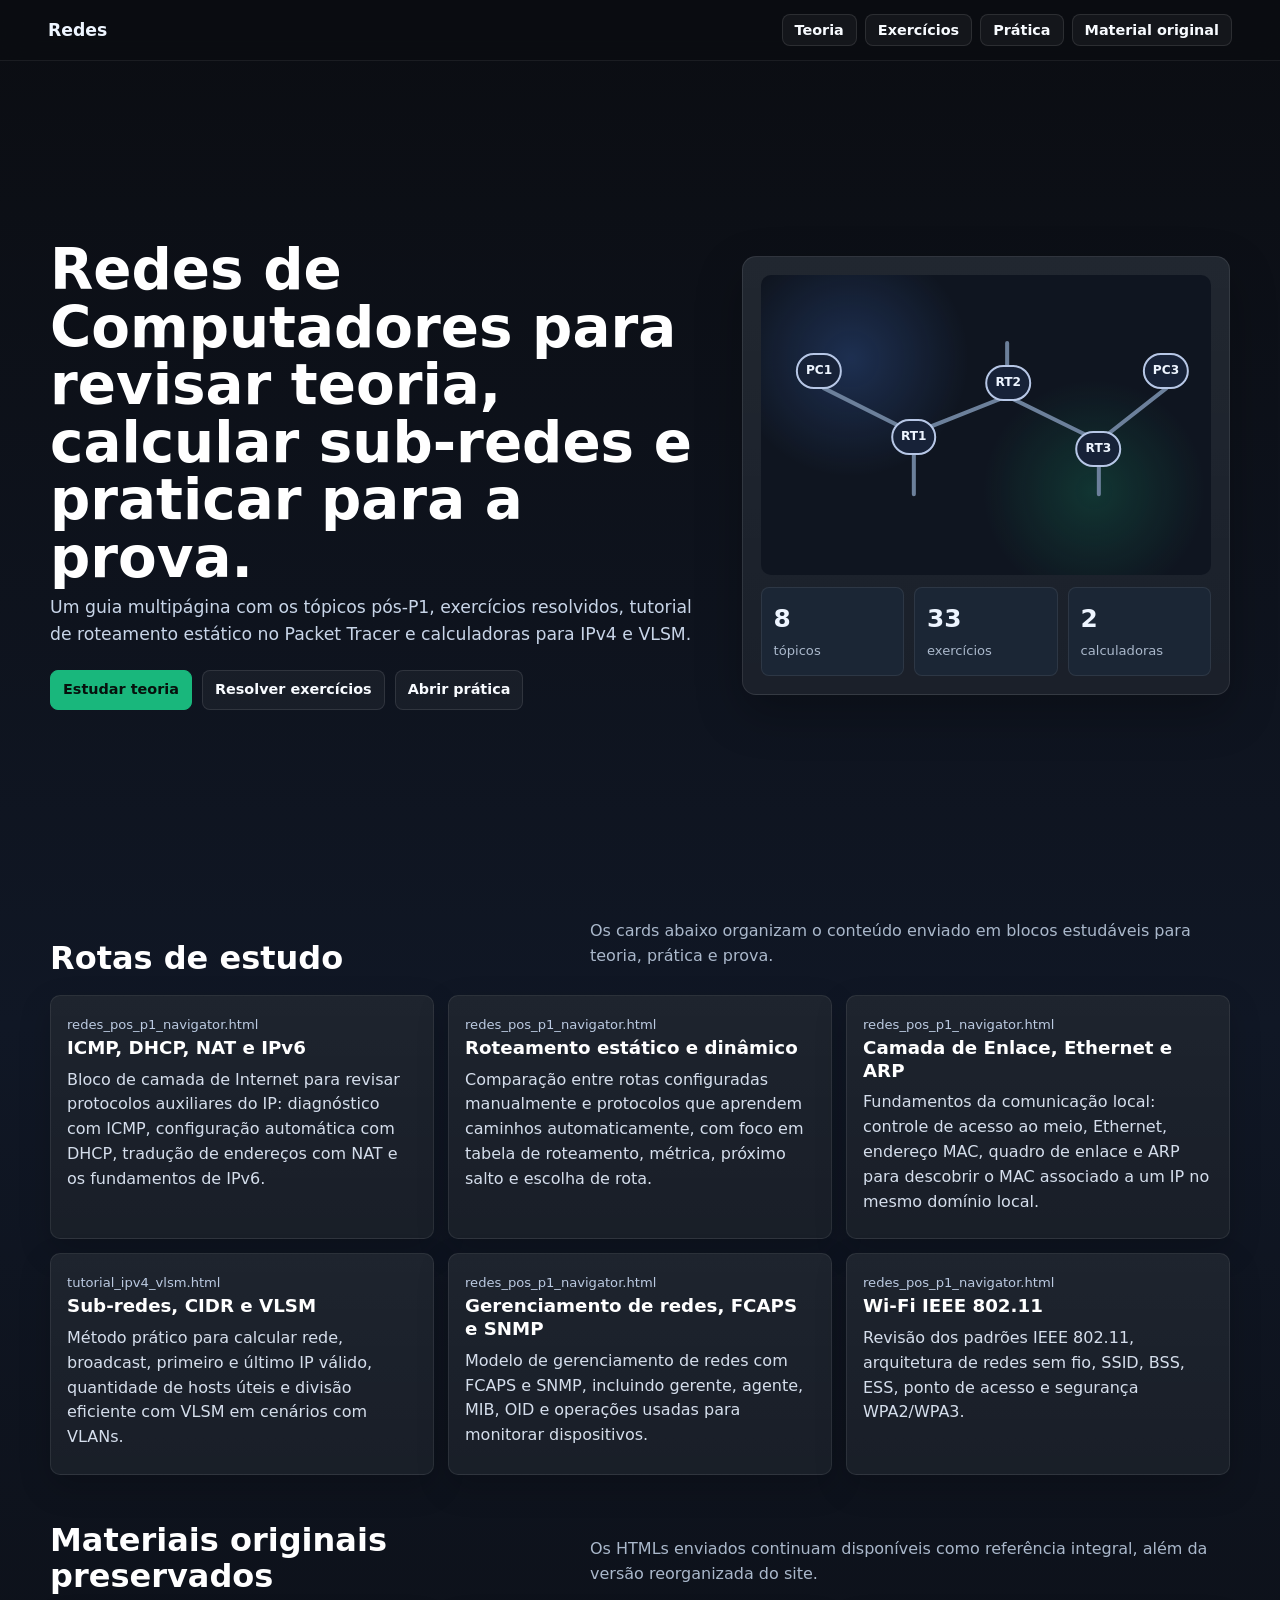
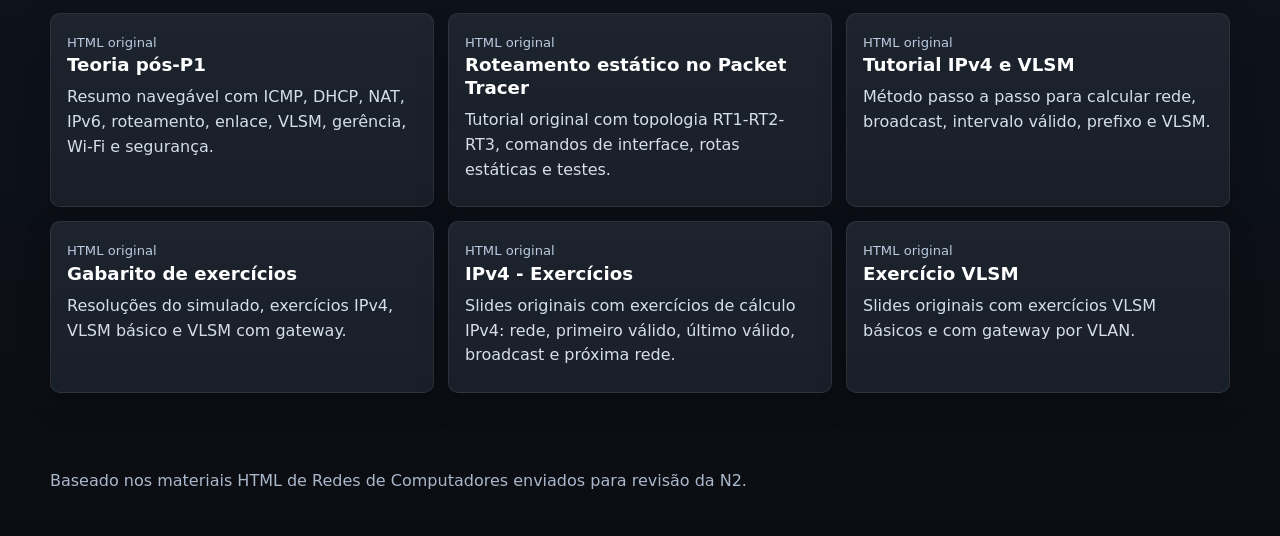
<file: index.html>
<!doctype html>
<html lang="pt-BR">
<head>
  <meta charset="utf-8" />
  <meta name="viewport" content="width=device-width, initial-scale=1" />
  <link rel="icon" href="data:," />
  <link rel="stylesheet" href="assets/css/site.css" />
  <title>Redes de Computadores - Guia N2</title>
</head>
<body data-view="home">
  <header class="topbar">
    <a class="brand" href="index.html">Redes</a>
    <nav class="main-nav" aria-label="Navegação principal">
      <a href="teoria/index.html">Teoria</a>
      <a href="exercicios/index.html">Exercícios</a>
      <a href="pratica/index.html">Prática</a>
      <a href="materiais/redes_pos_p1_navigator.html">Material original</a>
    </nav>
  </header>

  <main>
    <section class="hero">
      <div>
        <h1>Redes de Computadores para revisar teoria, calcular sub-redes e praticar para a prova.</h1>
        <p>Um guia multipágina com os tópicos pós-P1, exercícios resolvidos, tutorial de roteamento estático no Packet Tracer e calculadoras para IPv4 e VLSM.</p>
        <div class="hero-actions">
          <a class="button primary" href="teoria/index.html">Estudar teoria</a>
          <a class="button" href="exercicios/index.html">Resolver exercícios</a>
          <a class="button" href="pratica/index.html">Abrir prática</a>
        </div>
      </div>
      <div class="hero-panel" aria-label="Resumo visual do site">
        <div class="network-preview">
          <span style="--x:13%;--y:32%">PC1</span>
          <span style="--x:34%;--y:54%">RT1</span>
          <span style="--x:55%;--y:36%">RT2</span>
          <span style="--x:75%;--y:58%">RT3</span>
          <span style="--x:90%;--y:32%">PC3</span>
          <svg viewBox="0 0 560 260" aria-hidden="true">
            <path d="M78 84 L190 140 L306 94 L420 150 L504 84" />
            <path d="M190 140 L190 216 M306 94 L306 28 M420 150 L420 216" />
          </svg>
        </div>
        <div id="homeStats" class="mini-stats"></div>
      </div>
    </section>

    <section class="section-shell">
      <div class="section-heading">
        <h2>Rotas de estudo</h2>
        <p>Os cards abaixo organizam o conteúdo enviado em blocos estudáveis para teoria, prática e prova.</p>
      </div>
      <div id="homeTopicGrid" class="topic-grid"></div>
    </section>

    <section class="section-shell compact">
      <div class="section-heading">
        <h2>Materiais originais preservados</h2>
        <p>Os HTMLs enviados continuam disponíveis como referência integral, além da versão reorganizada do site.</p>
      </div>
      <div id="homeMaterialGrid" class="material-grid"></div>
    </section>
  </main>

  <footer class="footer">
    <span>Baseado nos materiais HTML de Redes de Computadores enviados para revisão da N2.</span>
  </footer>

  <script src="assets/js/site-data.js"></script>
  <script src="assets/js/site.js"></script>
</body>
</html>
</file>
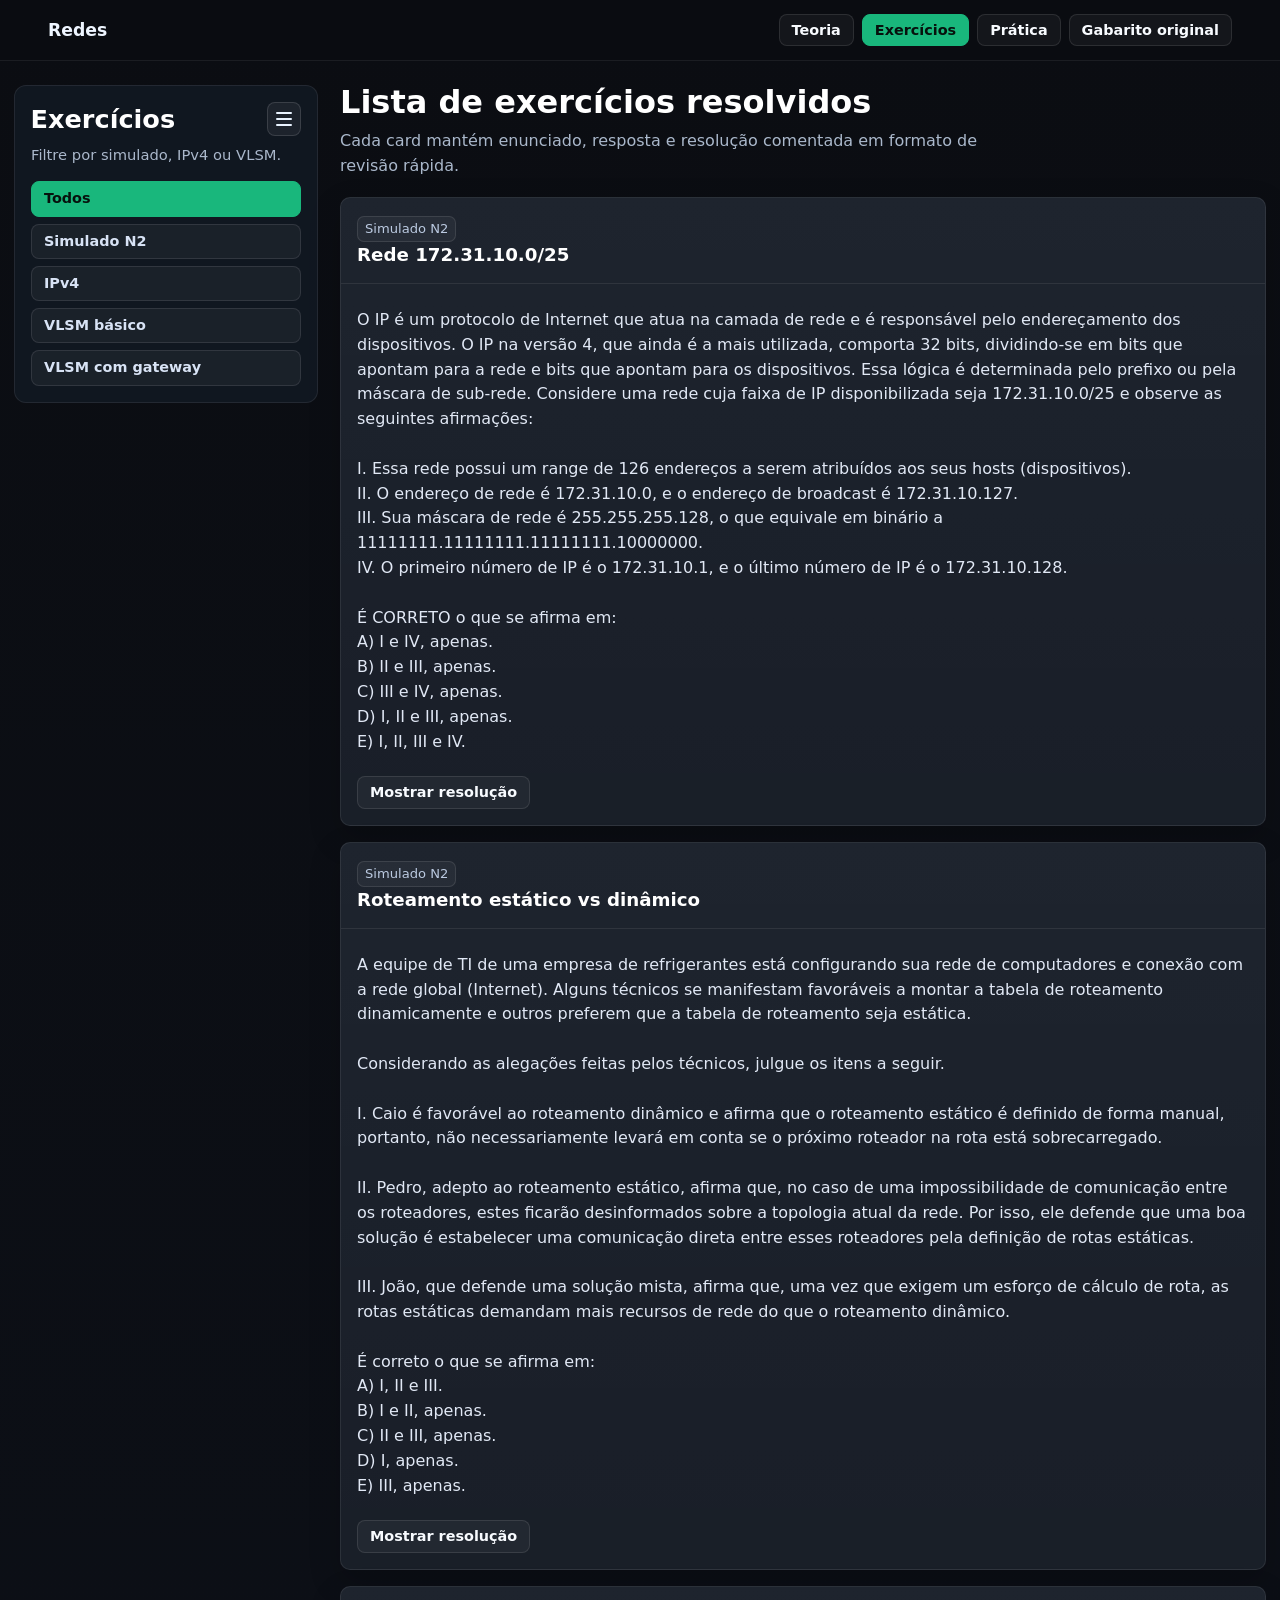
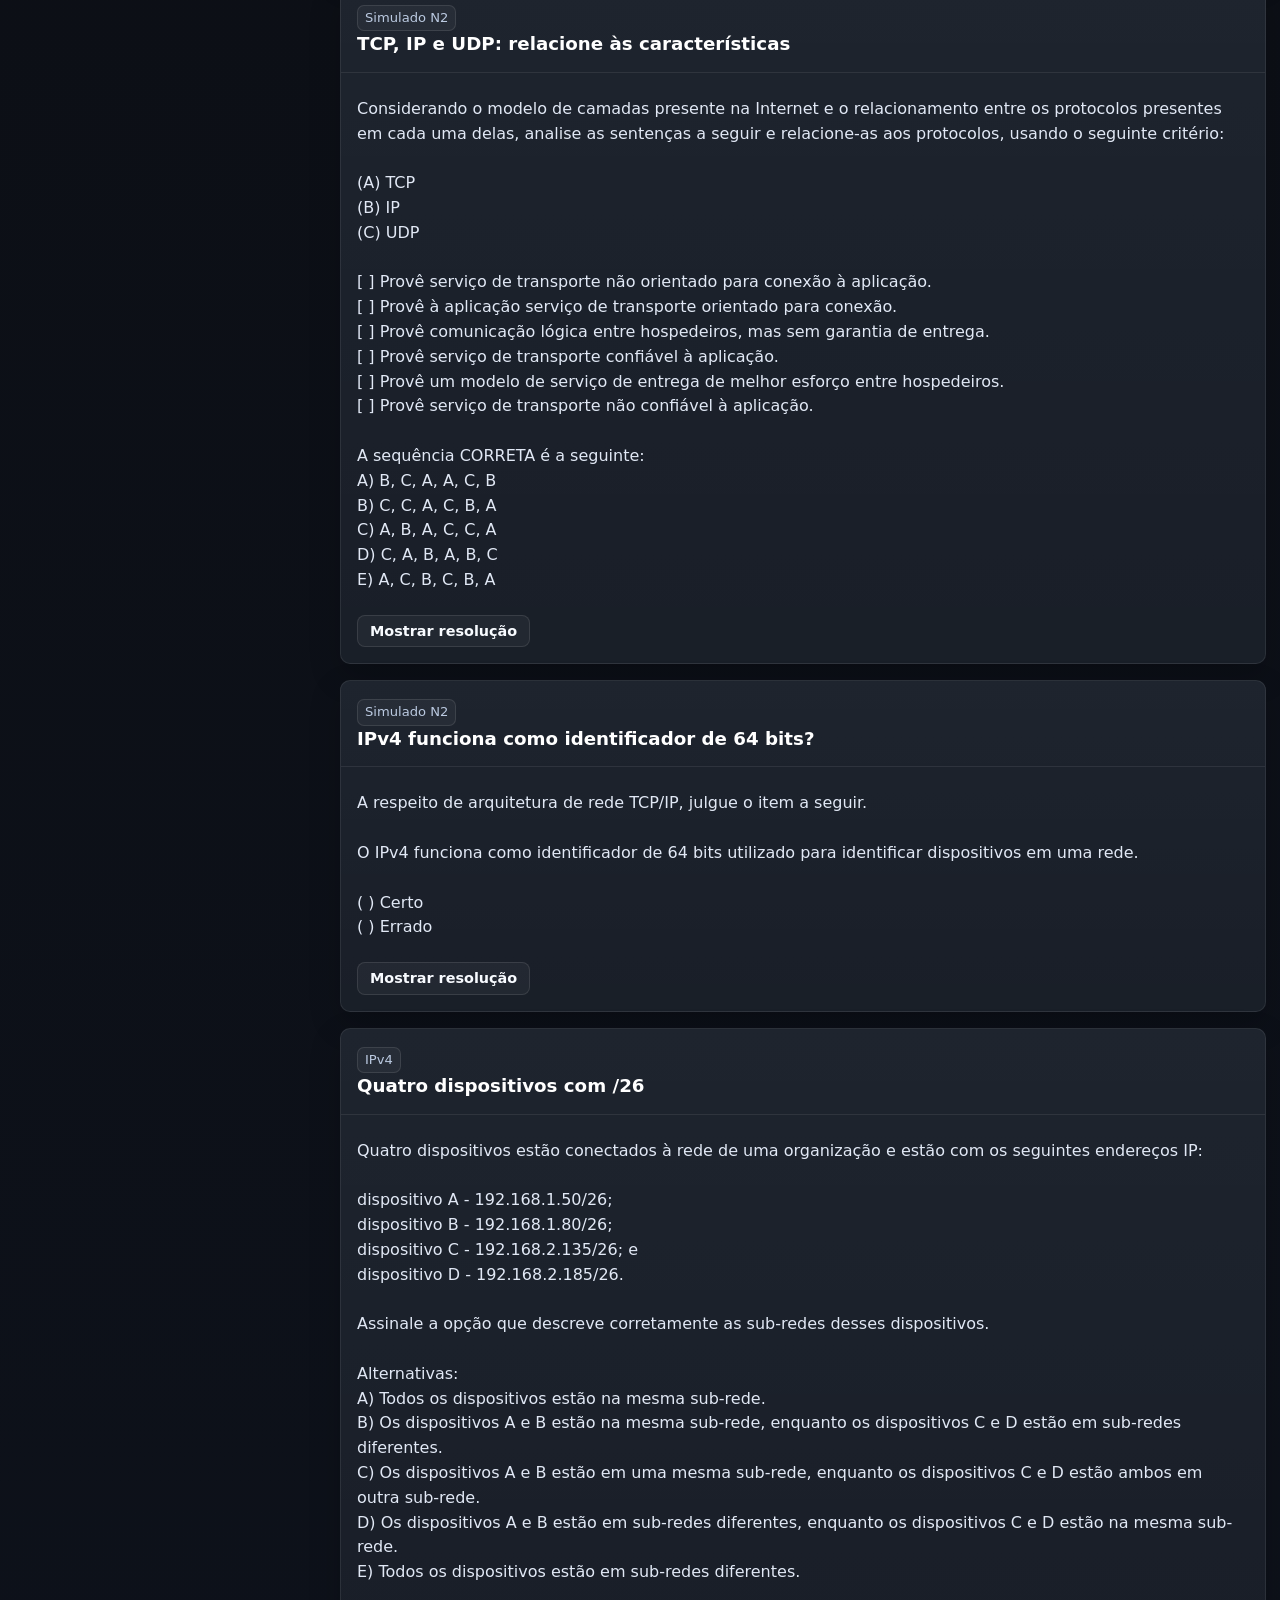
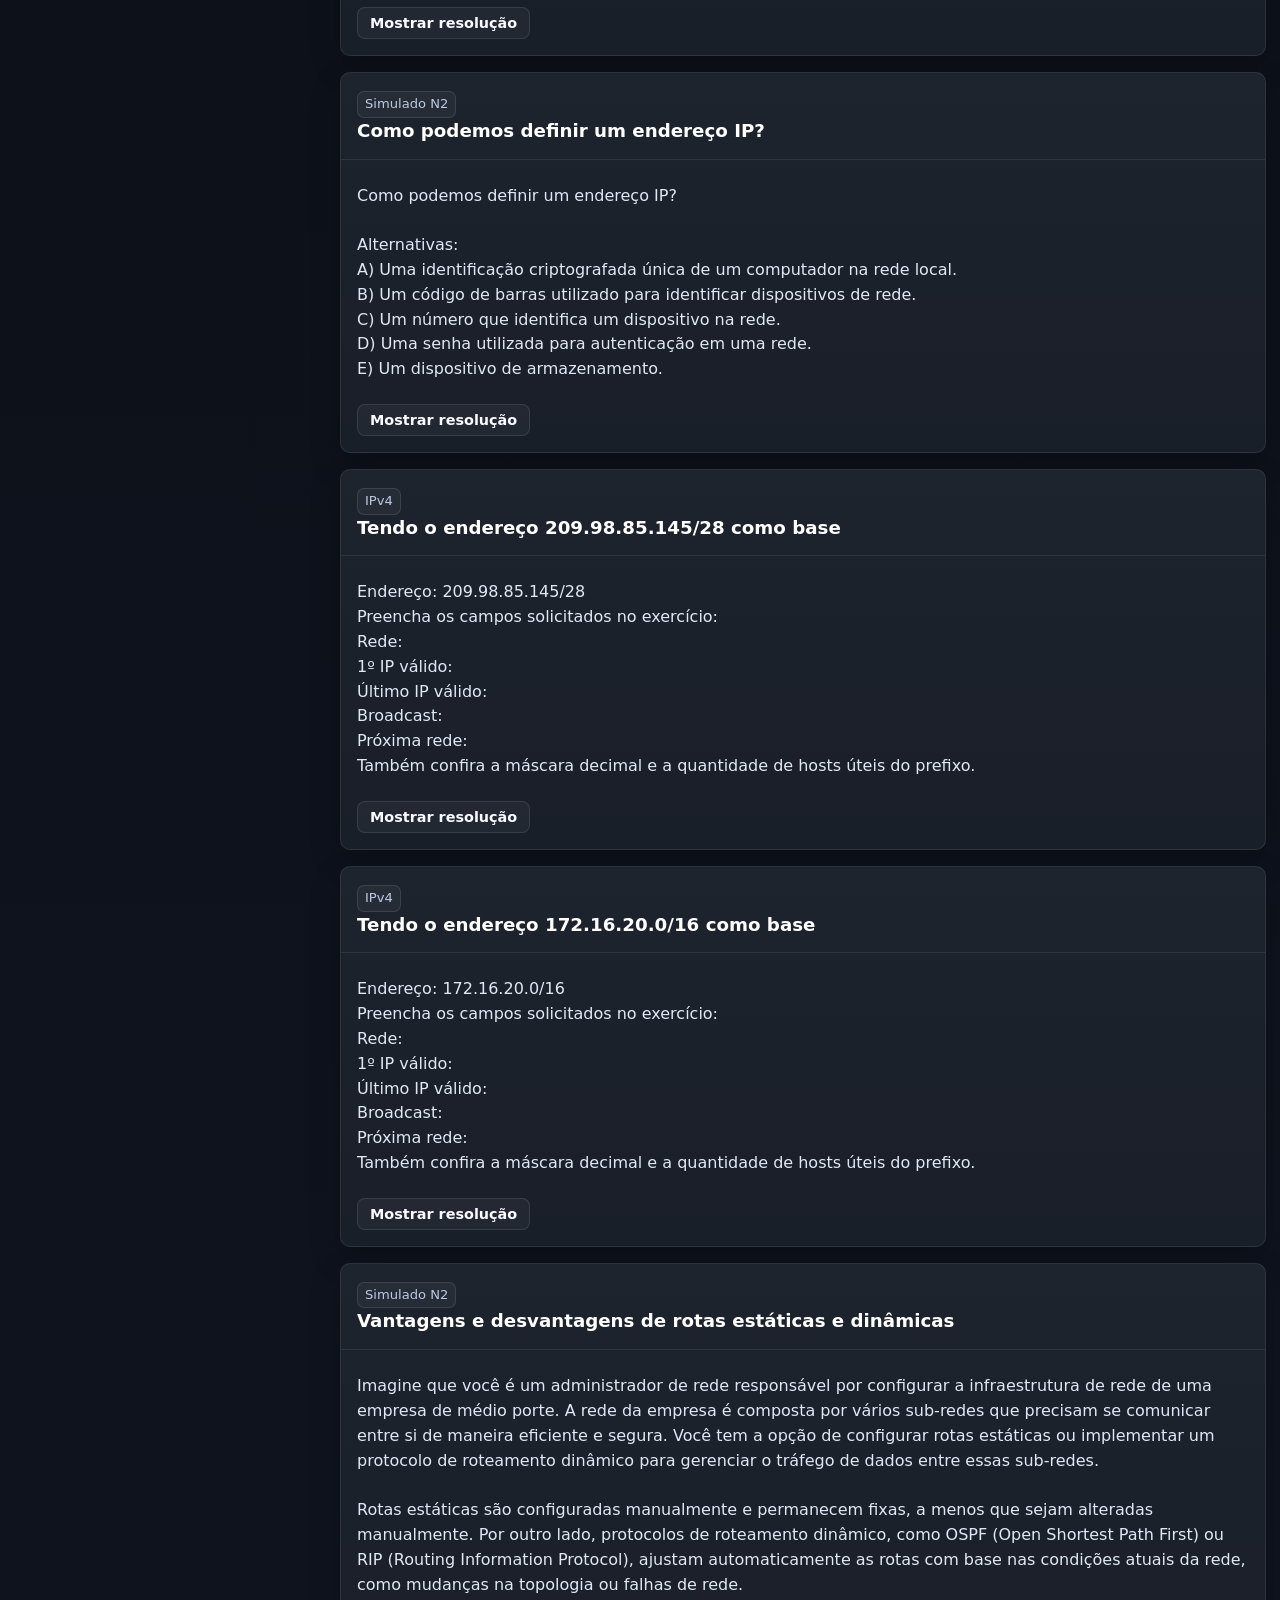
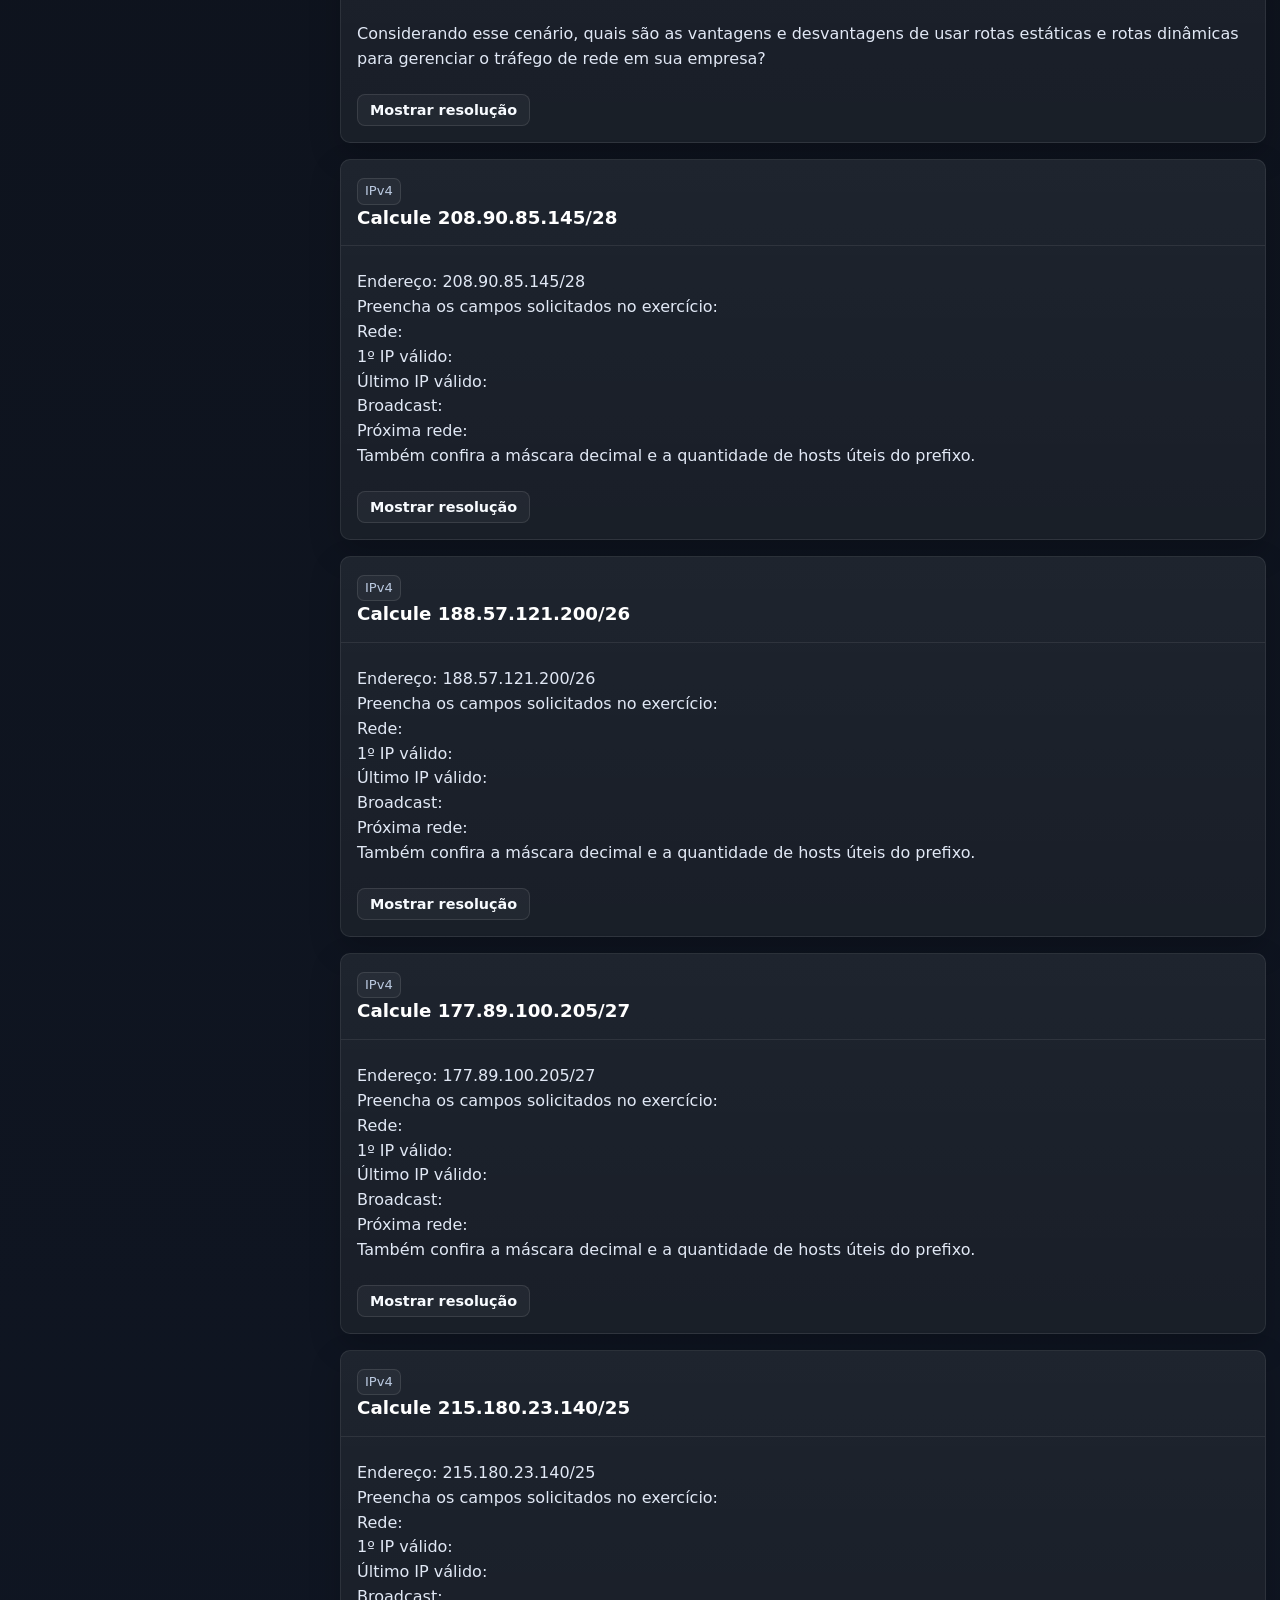
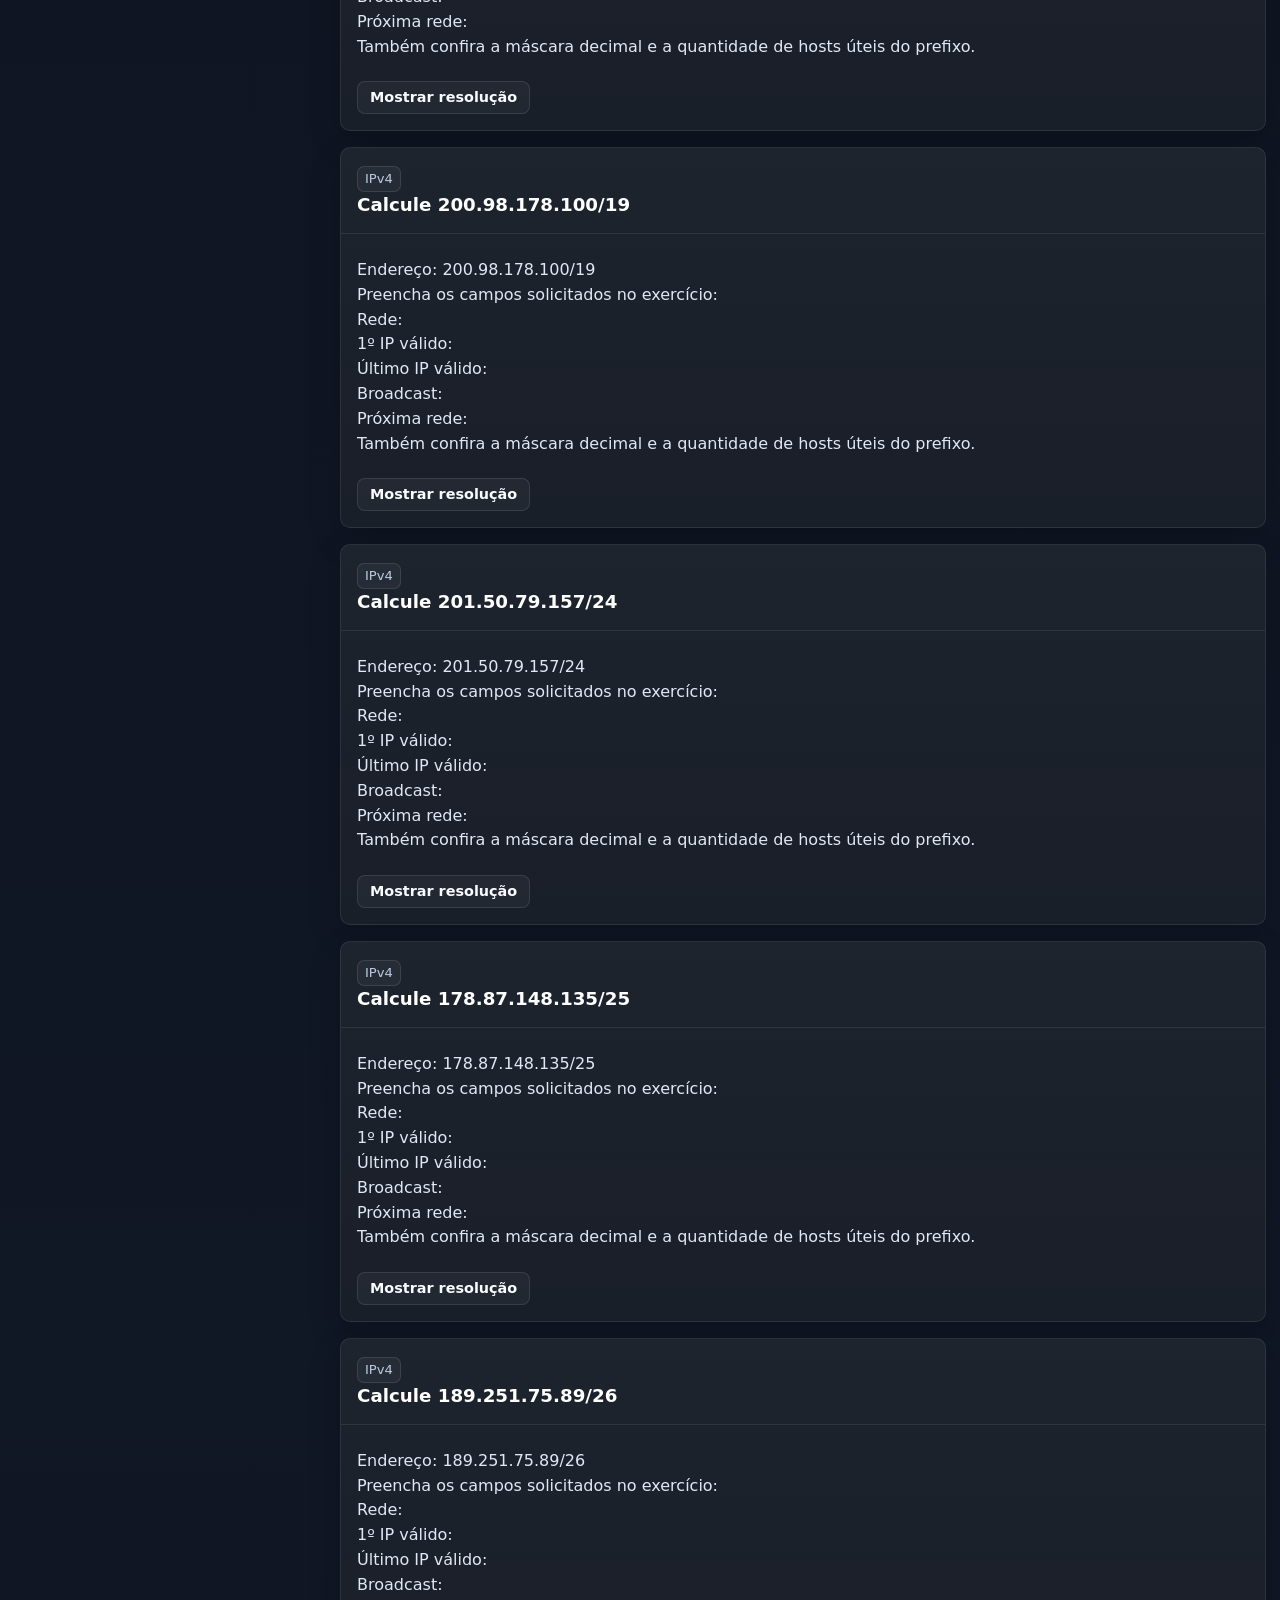
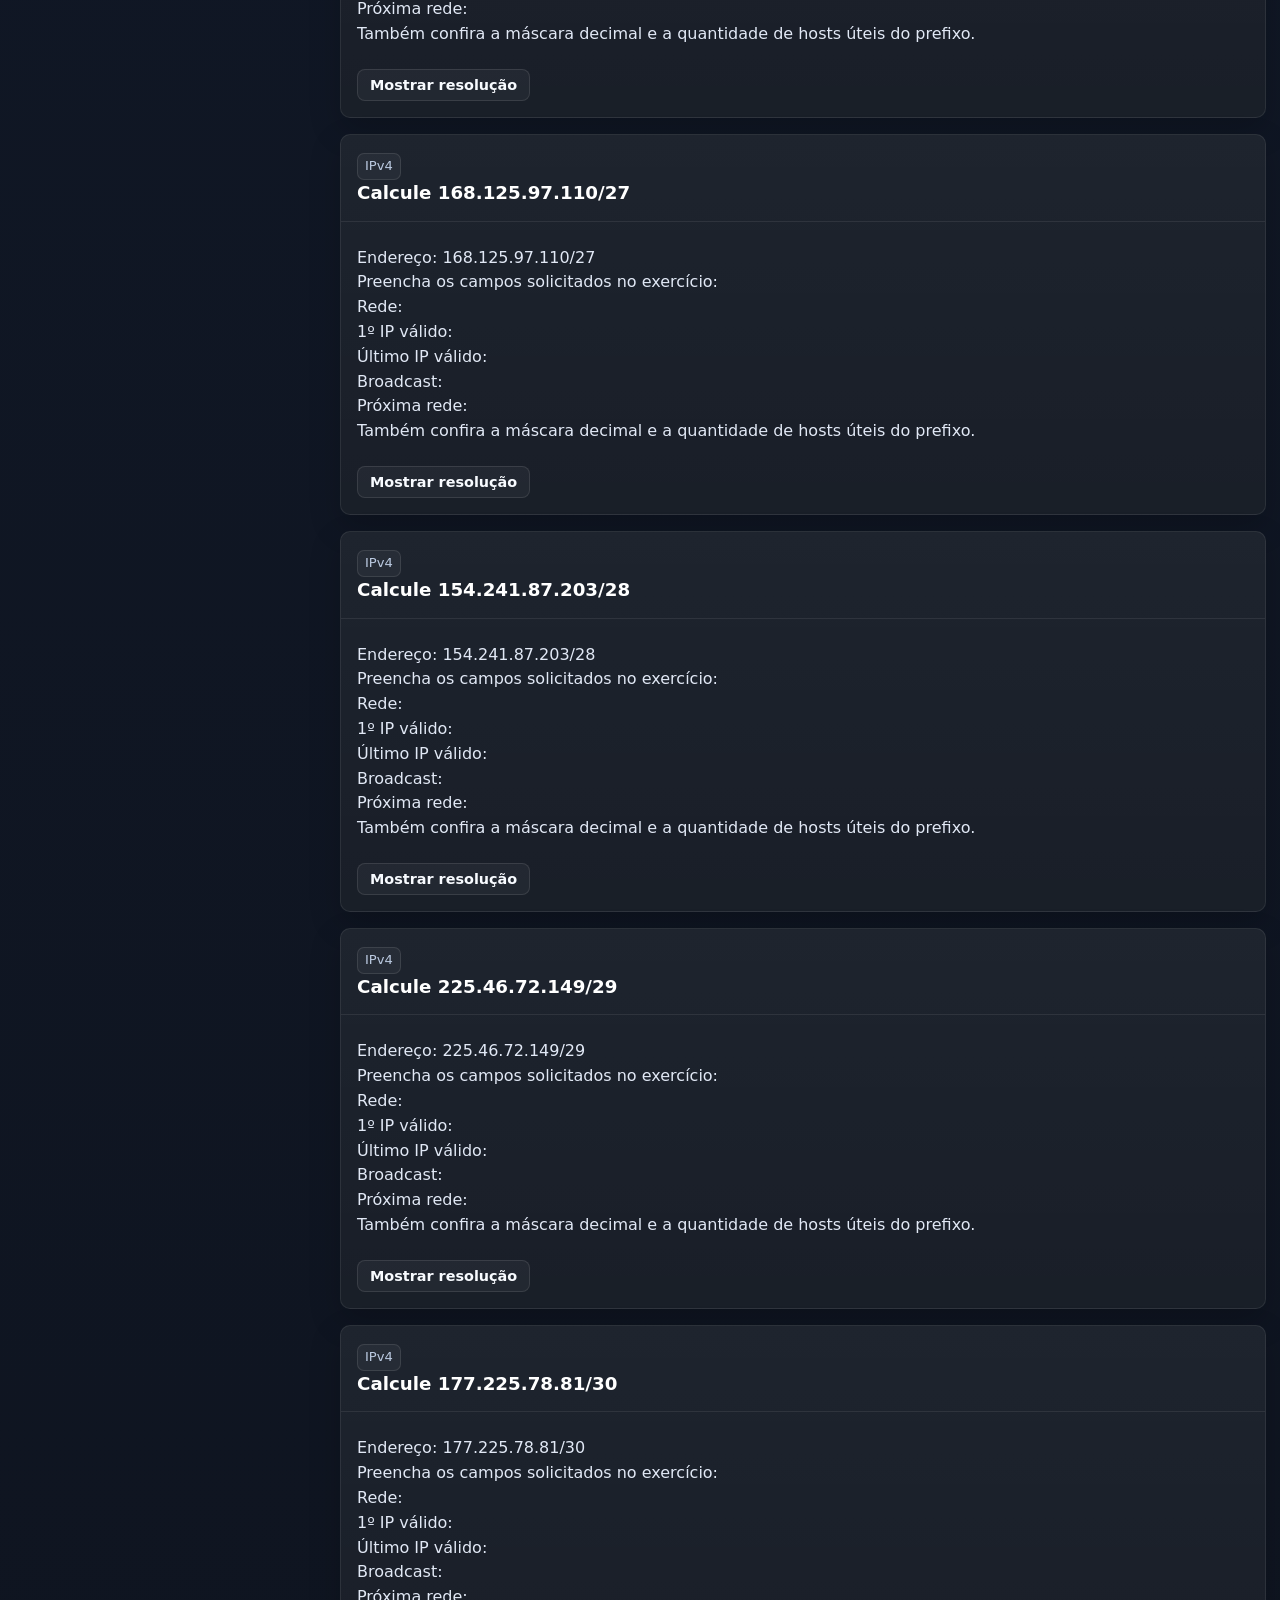
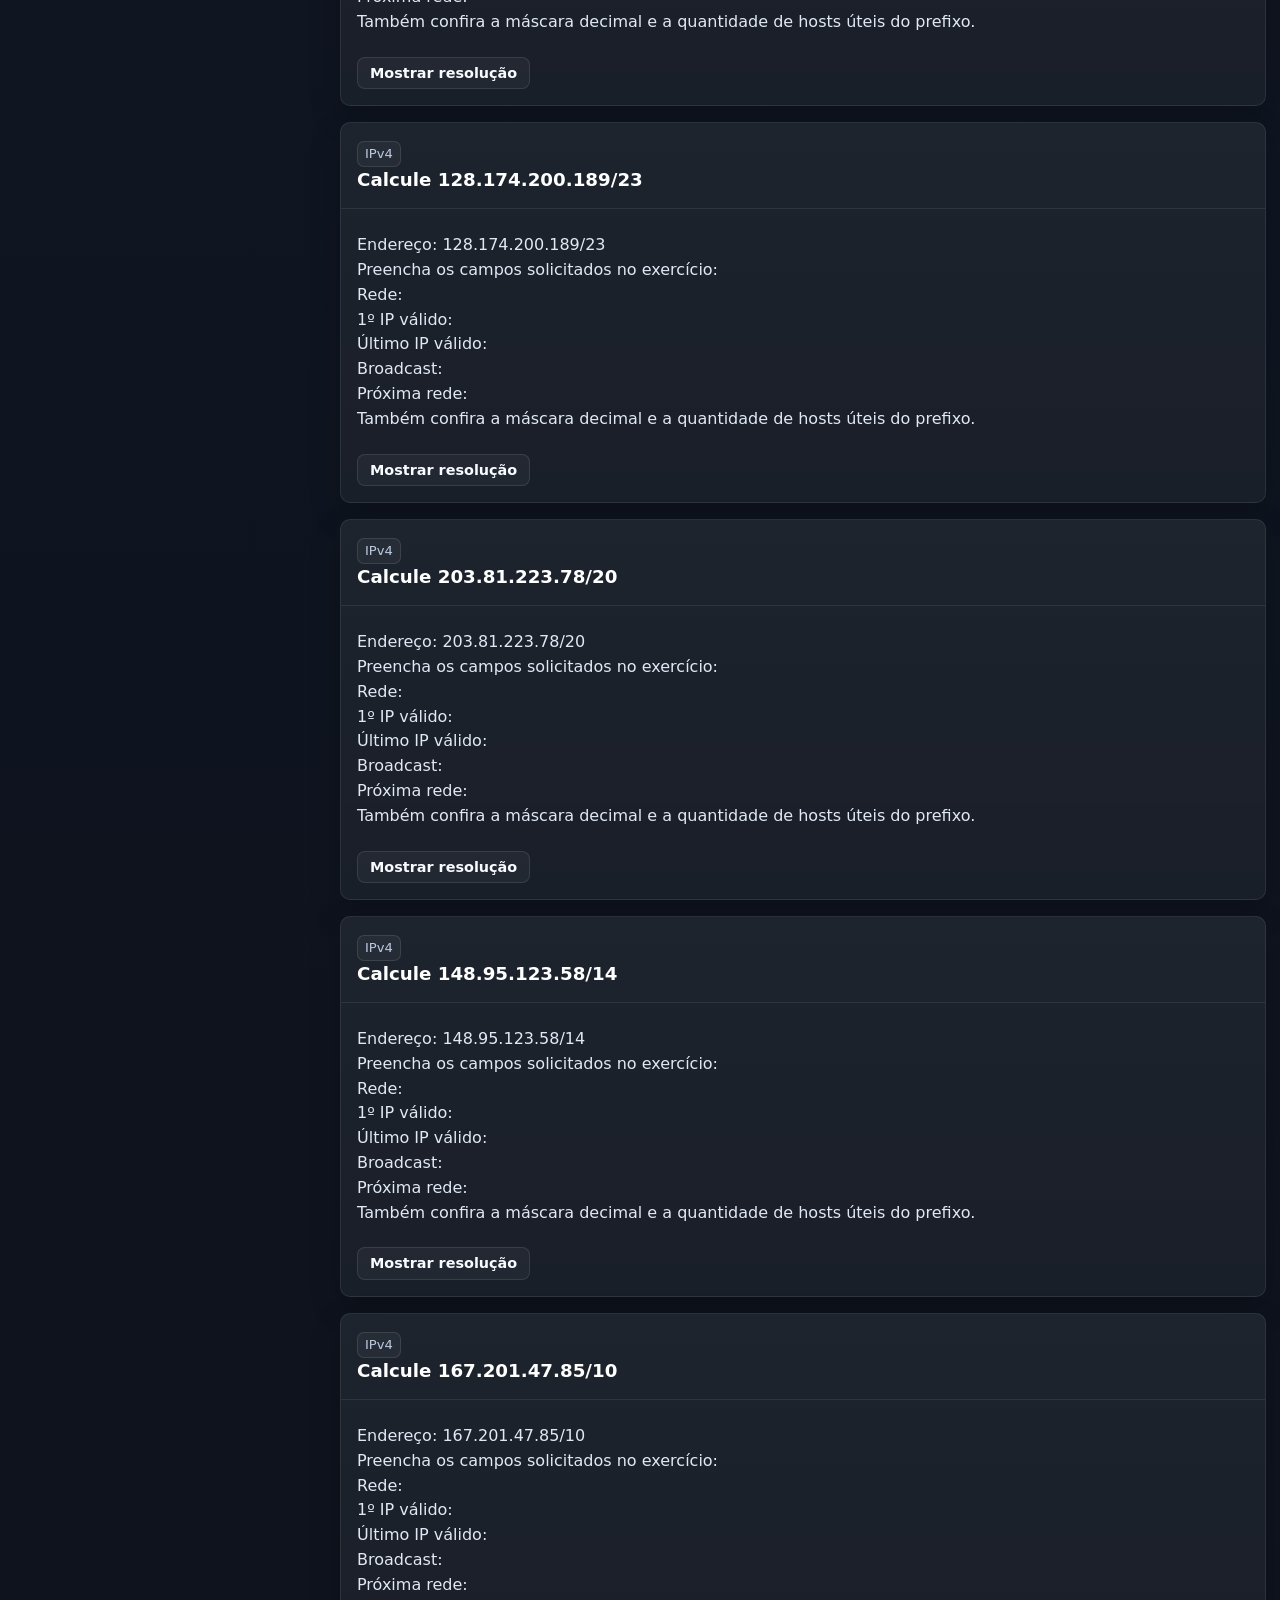
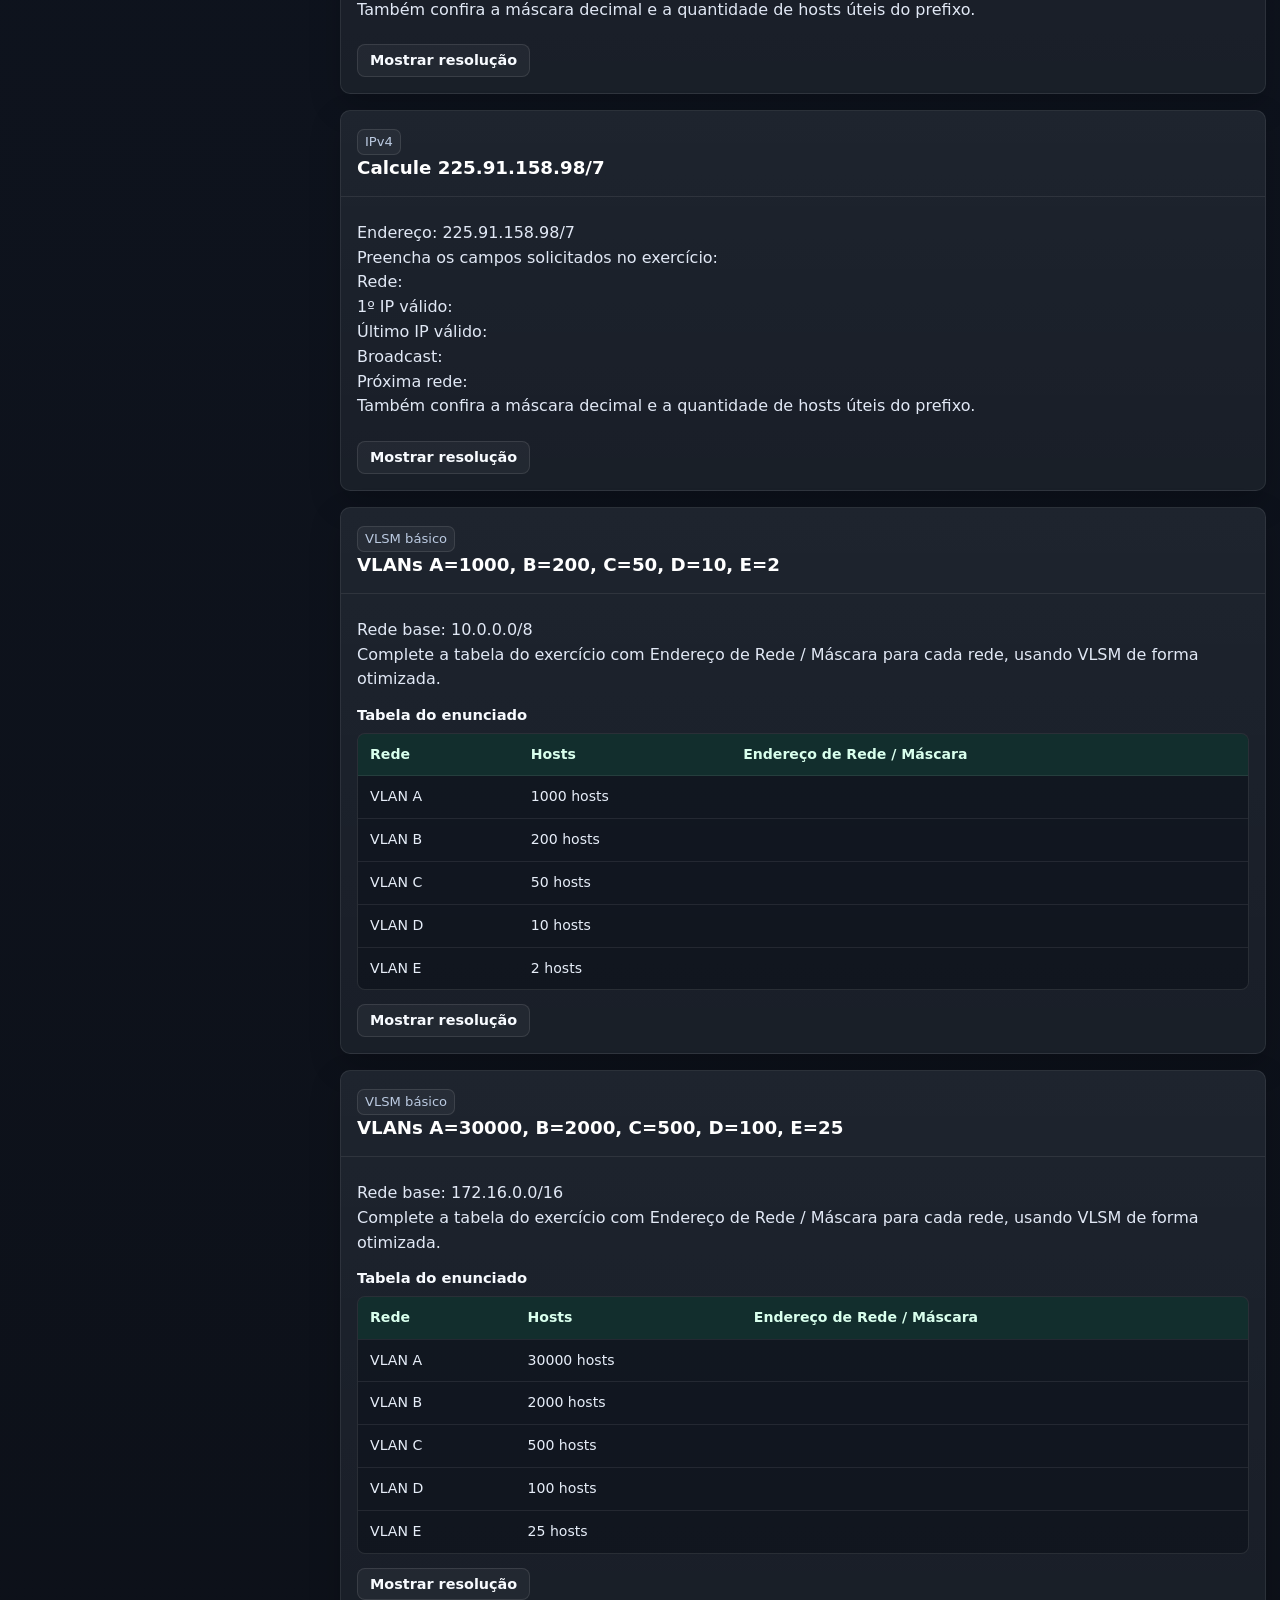
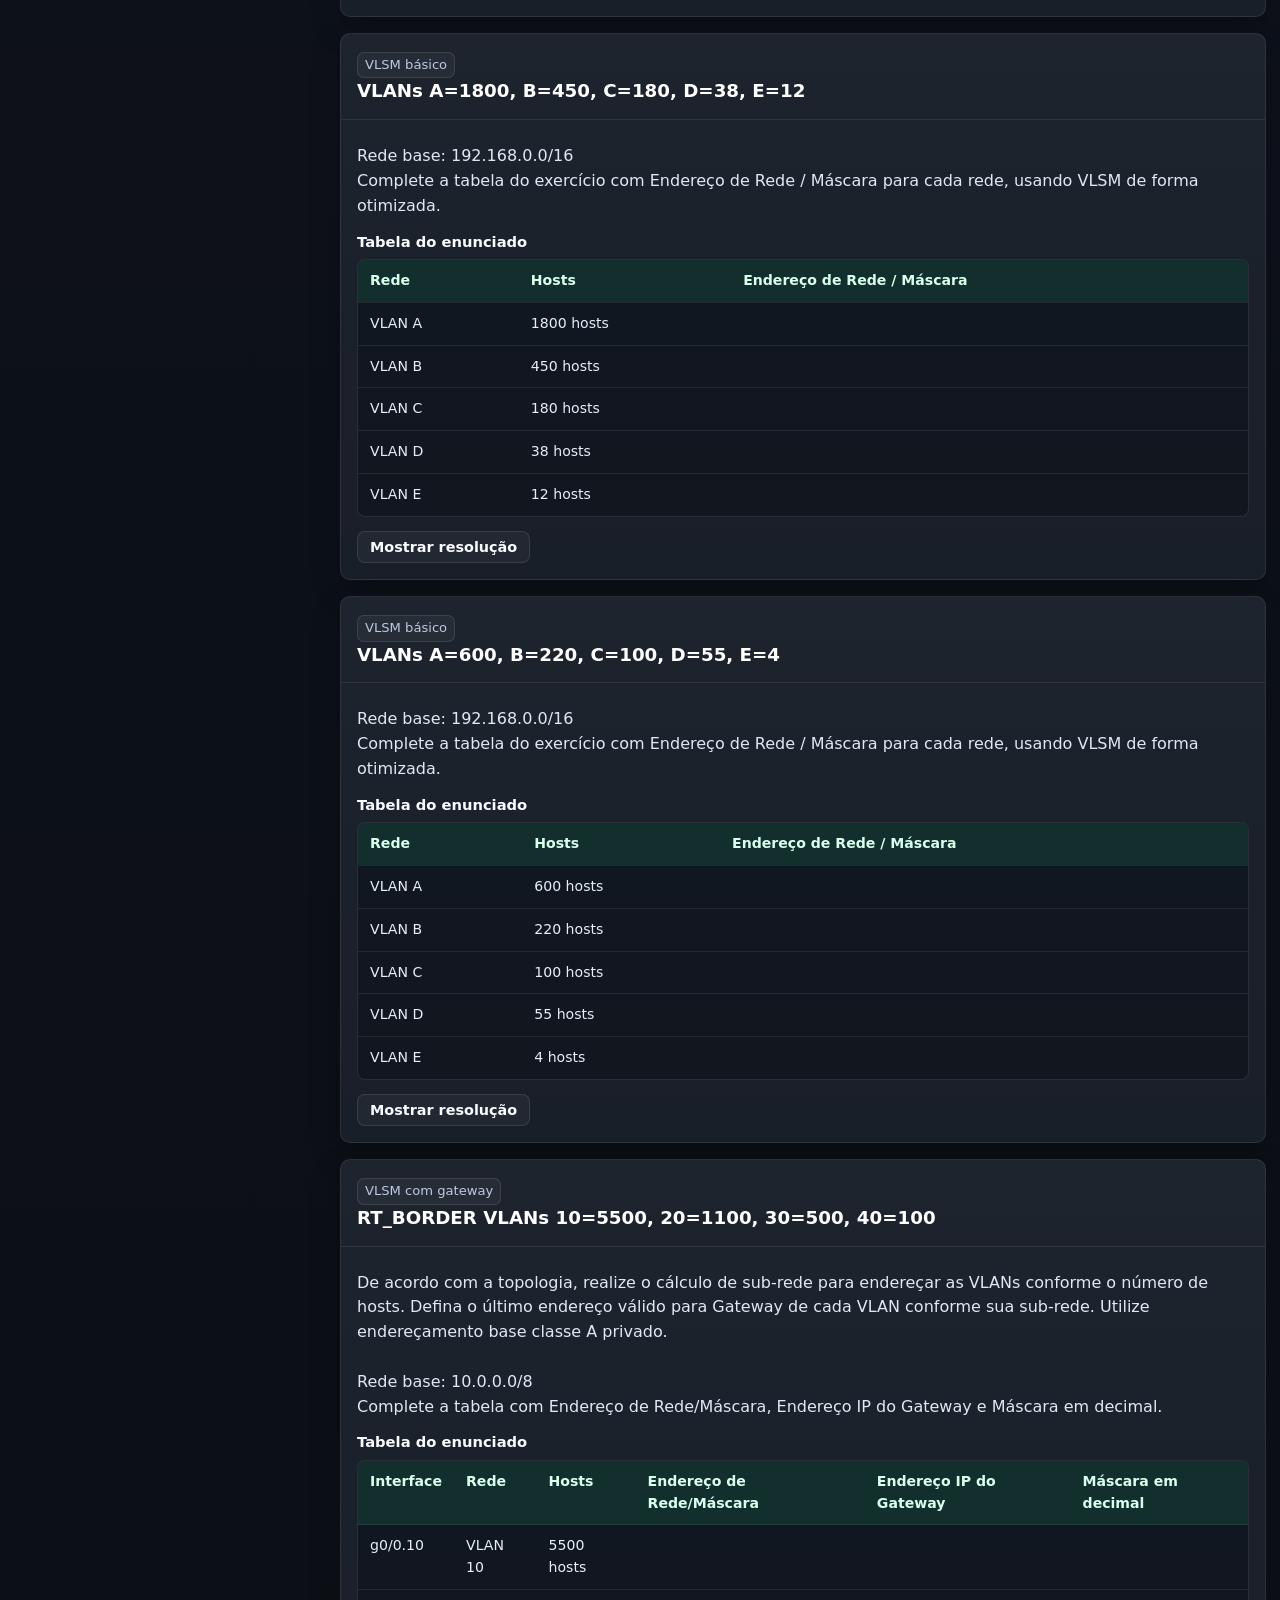
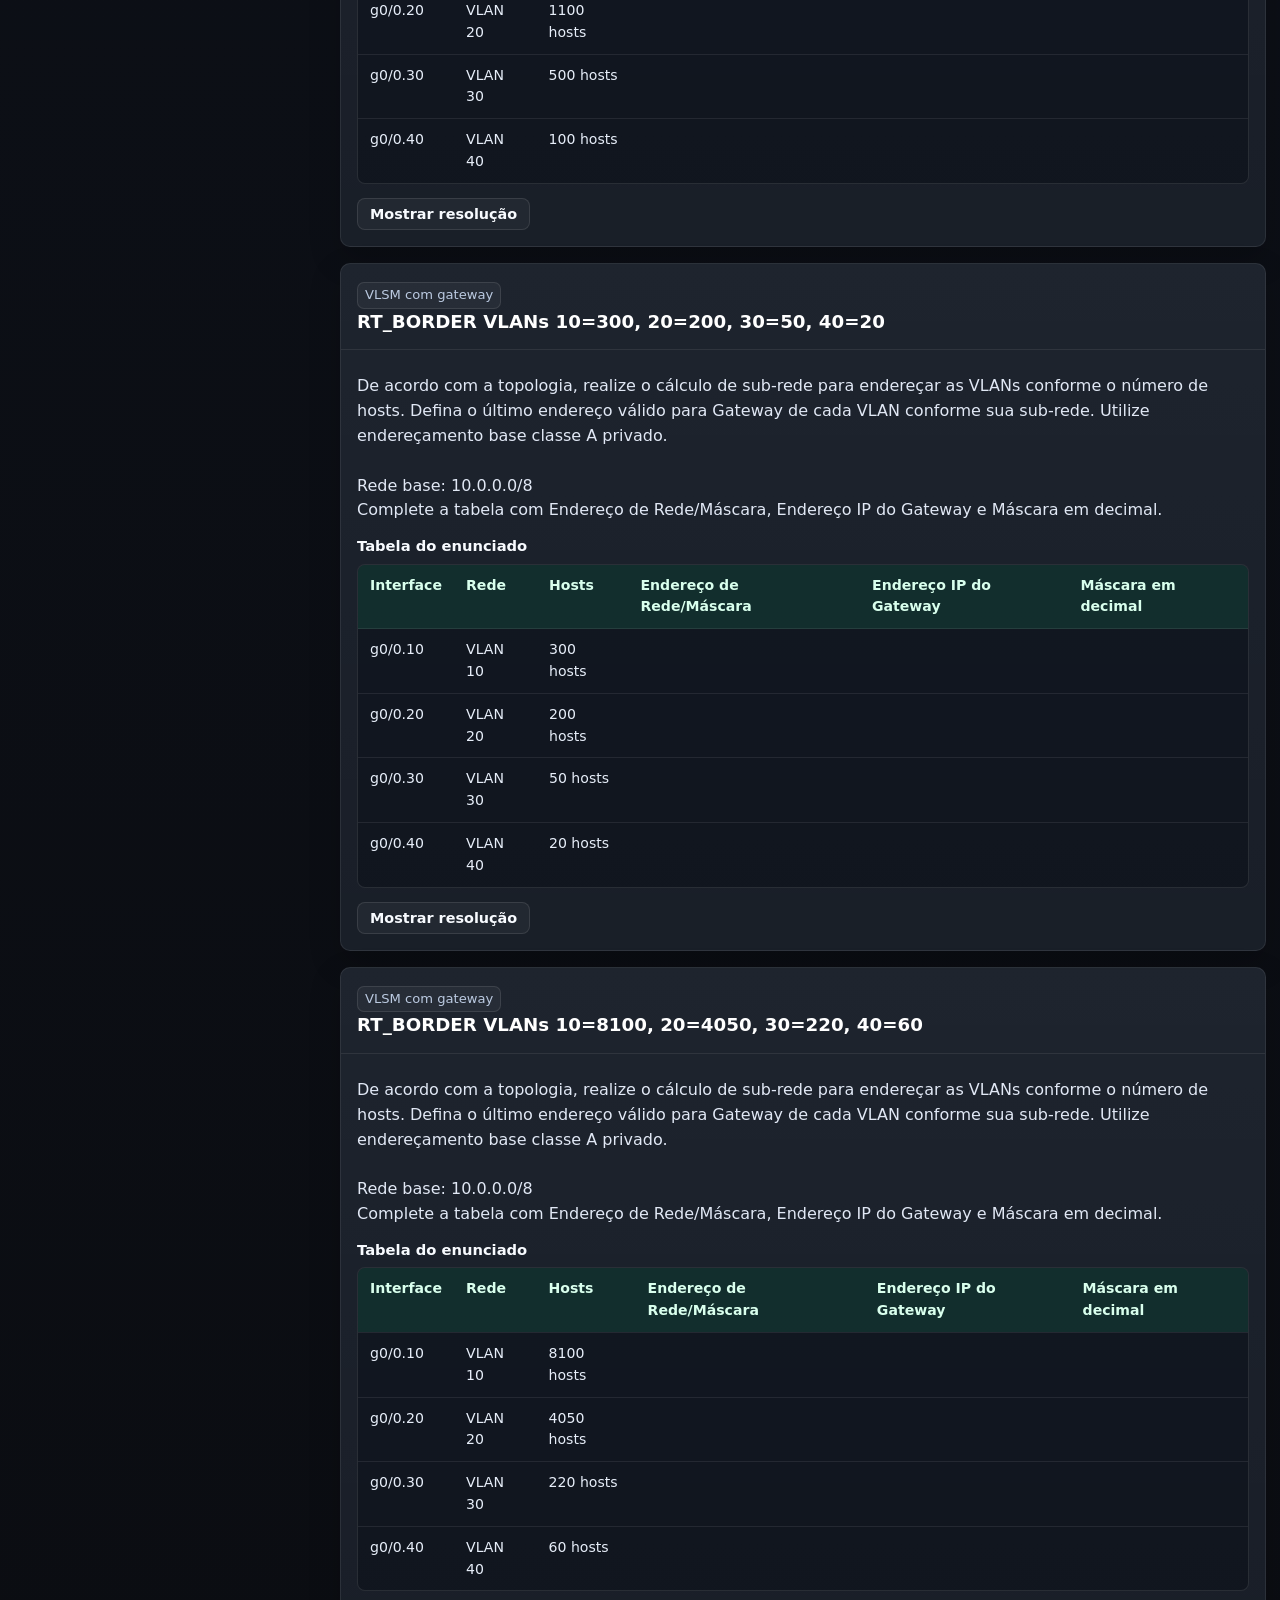
<file: exercicios/index.html>
<!doctype html>
<html lang="pt-BR">
<head>
  <meta charset="utf-8" />
  <meta name="viewport" content="width=device-width, initial-scale=1" />
  <link rel="icon" href="data:," />
  <link rel="stylesheet" href="../assets/css/site.css" />
  <title>Exercícios - Redes de Computadores</title>
</head>
<body data-view="exercises">
  <header class="topbar">
    <a class="brand" href="../index.html">Redes</a>
    <nav class="main-nav" aria-label="Navegação principal">
      <a href="../teoria/index.html">Teoria</a>
      <a class="active" href="index.html">Exercícios</a>
      <a href="../pratica/index.html">Prática</a>
      <a href="../materiais/gabarito_exercicios_redes.html">Gabarito original</a>
    </nav>
  </header>

  <main class="app-layout" data-sidebar-layout>
    <aside id="exerciseRail" class="rail">
      <div class="rail-head">
        <h1 class="rail-title">Exercícios</h1>
        <button class="rail-toggle" type="button" data-sidebar-toggle aria-controls="exerciseRail" aria-expanded="true" title="Recolher menu">
          <span class="rail-toggle-lines" aria-hidden="true"></span>
          <span class="sr-only">Alternar menu lateral</span>
        </button>
      </div>
      <div class="rail-content">
        <p>Filtre por simulado, IPv4 ou VLSM.</p>
        <div id="exerciseFilters" class="tab-list"></div>
      </div>
    </aside>
    <section class="content-stage">
      <div class="section-heading tight">
        <h2>Lista de exercícios resolvidos</h2>
        <p>Cada card mantém enunciado, resposta e resolução comentada em formato de revisão rápida.</p>
      </div>
      <div id="exerciseList" class="exercise-list"></div>
    </section>
  </main>

  <script src="../assets/js/site-data.js"></script>
  <script src="../assets/js/site.js"></script>
</body>
</html>
</file>
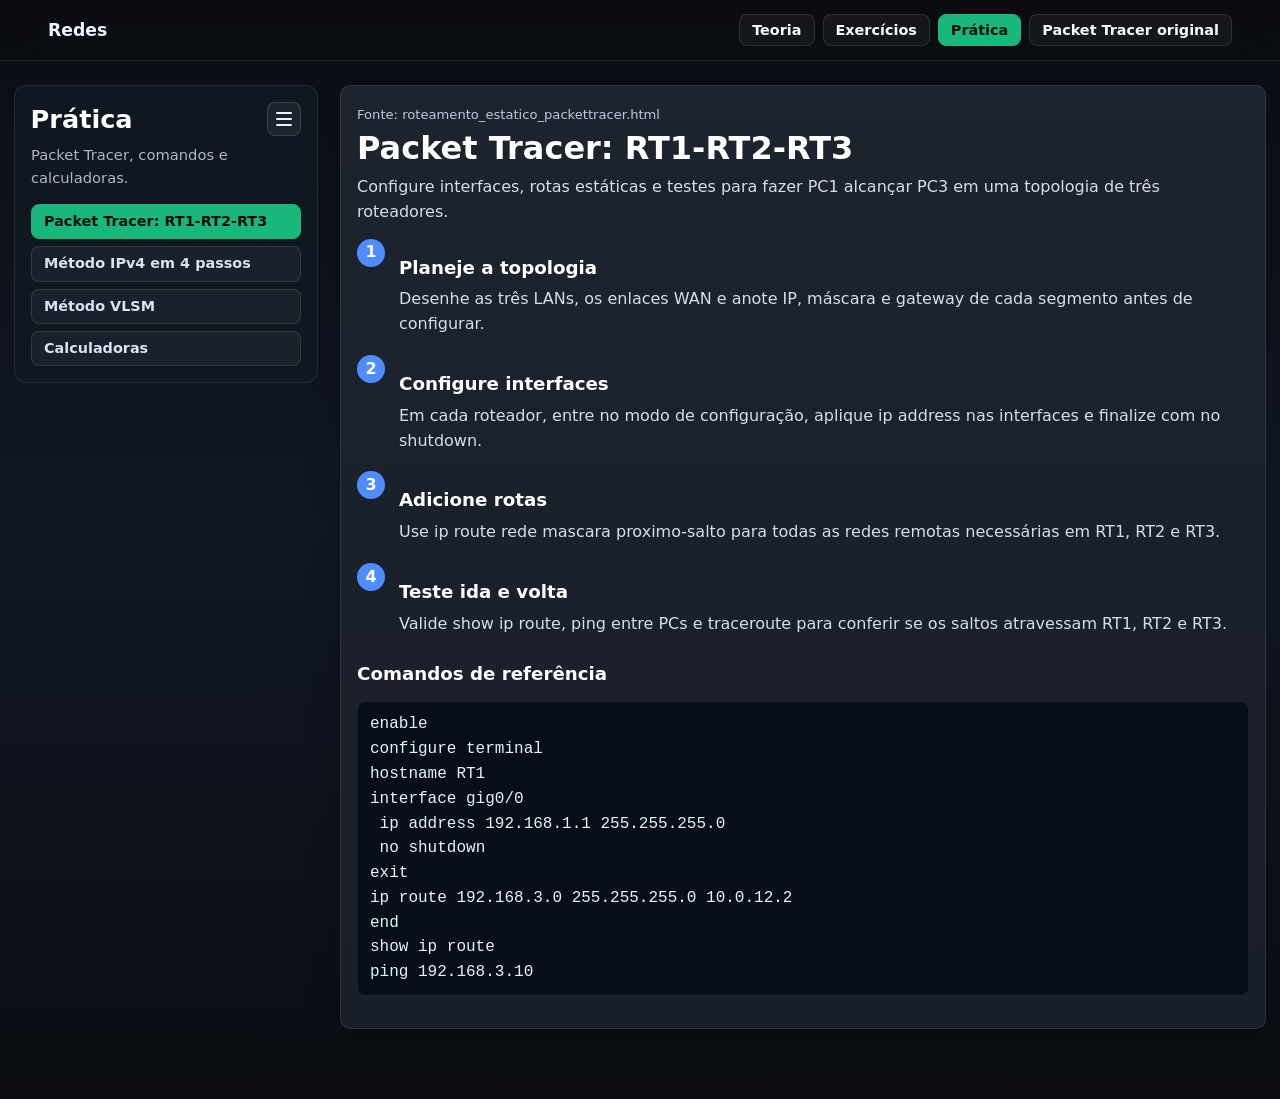
<file: pratica/index.html>
<!doctype html>
<html lang="pt-BR">
<head>
  <meta charset="utf-8" />
  <meta name="viewport" content="width=device-width, initial-scale=1" />
  <link rel="icon" href="data:," />
  <link rel="stylesheet" href="../assets/css/site.css" />
  <title>Prática - Redes de Computadores</title>
</head>
<body data-view="practice">
  <header class="topbar">
    <a class="brand" href="../index.html">Redes</a>
    <nav class="main-nav" aria-label="Navegação principal">
      <a href="../teoria/index.html">Teoria</a>
      <a href="../exercicios/index.html">Exercícios</a>
      <a class="active" href="index.html">Prática</a>
      <a href="../materiais/roteamento_estatico_packettracer.html">Packet Tracer original</a>
    </nav>
  </header>

  <main class="app-layout" data-sidebar-layout>
    <aside id="practiceRail" class="rail">
      <div class="rail-head">
        <h1 class="rail-title">Prática</h1>
        <button class="rail-toggle" type="button" data-sidebar-toggle aria-controls="practiceRail" aria-expanded="true" title="Recolher menu">
          <span class="rail-toggle-lines" aria-hidden="true"></span>
          <span class="sr-only">Alternar menu lateral</span>
        </button>
      </div>
      <div class="rail-content">
        <p>Packet Tracer, comandos e calculadoras.</p>
        <div id="practiceTabs" class="tab-list"></div>
      </div>
    </aside>
    <section id="practiceContent" class="content-stage"></section>
  </main>

  <script src="../assets/js/site-data.js"></script>
  <script src="../assets/js/site.js"></script>
</body>
</html>
</file>
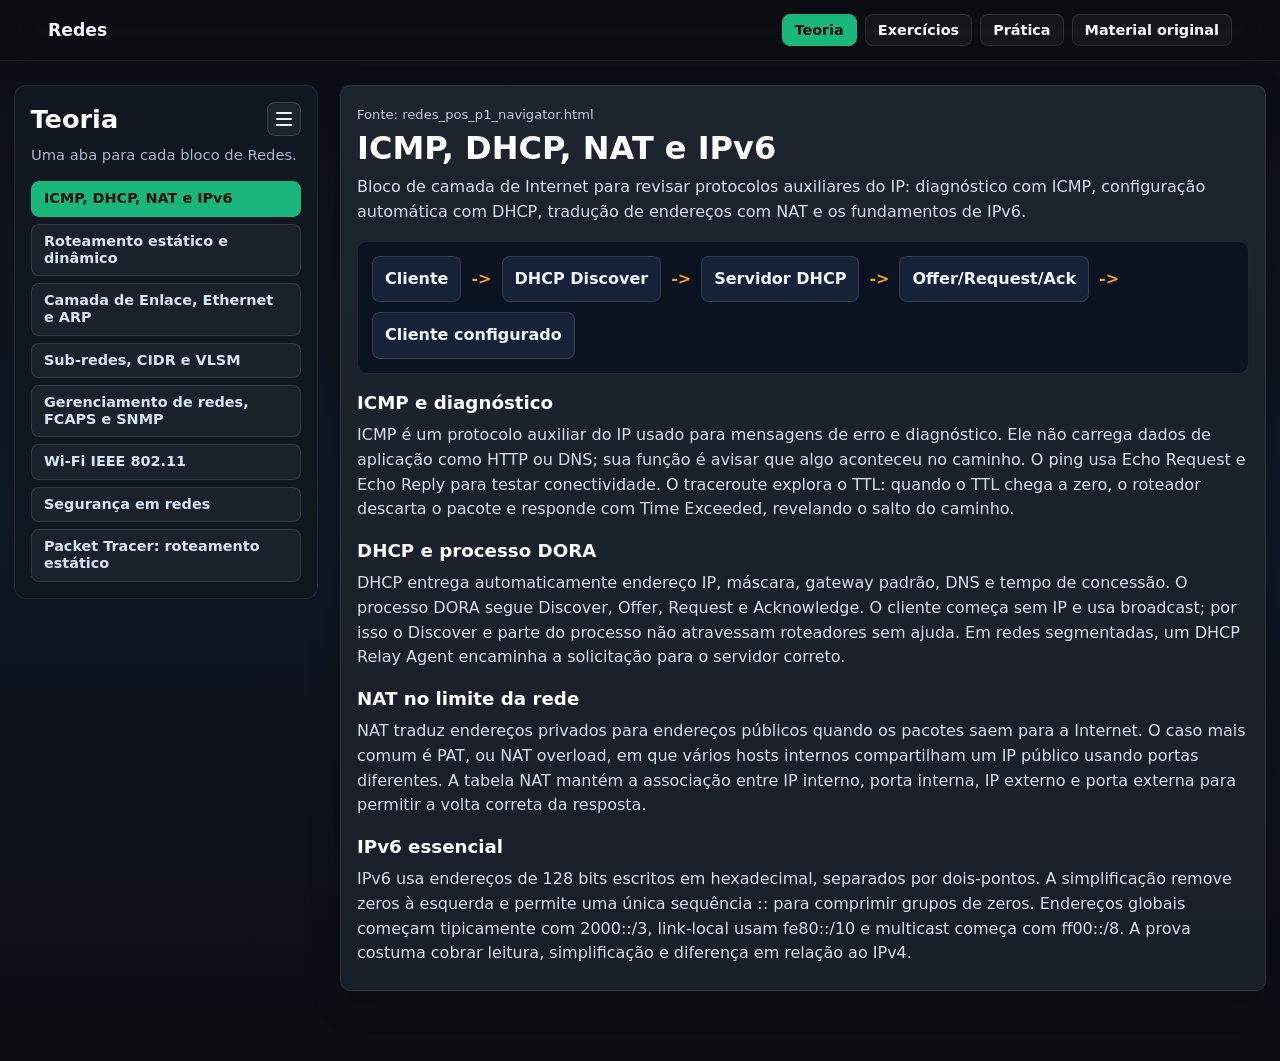
<file: teoria/index.html>
<!doctype html>
<html lang="pt-BR">
<head>
  <meta charset="utf-8" />
  <meta name="viewport" content="width=device-width, initial-scale=1" />
  <link rel="icon" href="data:," />
  <link rel="stylesheet" href="../assets/css/site.css" />
  <title>Teoria - Redes de Computadores</title>
</head>
<body data-view="theory">
  <header class="topbar">
    <a class="brand" href="../index.html">Redes</a>
    <nav class="main-nav" aria-label="Navegação principal">
      <a class="active" href="index.html">Teoria</a>
      <a href="../exercicios/index.html">Exercícios</a>
      <a href="../pratica/index.html">Prática</a>
      <a href="../materiais/redes_pos_p1_navigator.html">Material original</a>
    </nav>
  </header>

  <main class="app-layout" data-sidebar-layout>
    <aside id="theoryRail" class="rail">
      <div class="rail-head">
        <h1 class="rail-title">Teoria</h1>
        <button class="rail-toggle" type="button" data-sidebar-toggle aria-controls="theoryRail" aria-expanded="true" title="Recolher menu">
          <span class="rail-toggle-lines" aria-hidden="true"></span>
          <span class="sr-only">Alternar menu lateral</span>
        </button>
      </div>
      <div class="rail-content">
        <p>Uma aba para cada bloco de Redes.</p>
        <div id="theoryTabs" class="tab-list"></div>
      </div>
    </aside>
    <section id="theoryContent" class="content-stage"></section>
  </main>

  <script src="../assets/js/site-data.js"></script>
  <script src="../assets/js/site.js"></script>
</body>
</html>
</file>
<file: assets/css/site.css>
:root{
  --bg:#0b0d12;
  --bg-soft:#101825;
  --panel:#151b25;
  --panel-2:#1b2635;
  --text:#eef5ff;
  --muted:#aab8cb;
  --line:#334255;
  --blue:#4f8cff;
  --green:#19b77c;
  --amber:#f5a524;
  --red:#ef5656;
  --purple:#a77cff;
  --cyan:#28c7d8;
  --shadow:0 18px 46px rgba(0,0,0,.26);
}
*{box-sizing:border-box}
html{scroll-behavior:smooth}
body{
  margin:0;
  background:linear-gradient(180deg,#0b0d12 0%,#101725 48%,#0b0d12 100%);
  color:var(--text);
  font-family:Inter,ui-sans-serif,system-ui,-apple-system,Segoe UI,Roboto,Arial,sans-serif;
  line-height:1.55;
}
a{color:inherit;text-decoration:none}
p{color:#d5deec;margin:8px 0}
h1,h2,h3,h4{margin:0;color:#fff;letter-spacing:0}
h1{font-size:clamp(2.15rem,4.4vw,4.75rem);line-height:1.02}
h2{font-size:clamp(1.55rem,2.5vw,2.35rem);line-height:1.12}
h3{font-size:1.14rem;line-height:1.25}
h4{font-size:1rem;line-height:1.25;margin-top:16px}
.sr-only{
  position:absolute;
  width:1px;
  height:1px;
  padding:0;
  margin:-1px;
  overflow:hidden;
  clip:rect(0,0,0,0);
  white-space:nowrap;
  border:0;
}
.topbar{
  position:sticky;
  z-index:20;
  top:0;
  display:flex;
  align-items:center;
  justify-content:space-between;
  gap:18px;
  padding:14px clamp(18px,4vw,48px);
  background:rgba(11,13,18,.85);
  border-bottom:1px solid rgba(255,255,255,.07);
  backdrop-filter:blur(14px);
}
.brand{font-weight:850;font-size:1.08rem}
.main-nav{display:flex;gap:8px;flex-wrap:wrap;justify-content:flex-end}
.main-nav a,.button,.tab-list button,.step-controls button,.tool-form button,.solution-toggle{
  border:1px solid rgba(255,255,255,.1);
  background:rgba(255,255,255,.045);
  color:#f8fbff;
  border-radius:8px;
  padding:8px 12px;
  font:700 .9rem/1 Inter,system-ui,sans-serif;
  cursor:pointer;
}
.main-nav a:hover,.main-nav a.active,.button.primary,.tab-list button.active,.step-controls button:hover,.tool-form button,.solution-toggle:hover{
  background:var(--green);
  border-color:var(--green);
  color:#07110d;
}
main{width:min(1180px,calc(100% - 36px));margin:0 auto}
.hero{
  min-height:calc(100vh - 72px);
  display:grid;
  grid-template-columns:minmax(0,1.05fr) minmax(320px,.78fr);
  gap:34px;
  align-items:center;
  padding:56px 0;
}
.hero p{max-width:780px;font-size:1.08rem;color:#c8d5e8}
.hero-actions{display:flex;gap:10px;flex-wrap:wrap;margin-top:22px}
.button{display:inline-flex;align-items:center;justify-content:center;min-height:40px}
.hero-panel{
  border:1px solid rgba(255,255,255,.09);
  background:linear-gradient(180deg,rgba(255,255,255,.05),rgba(255,255,255,.025)),var(--panel);
  border-radius:14px;
  padding:18px;
  box-shadow:var(--shadow);
}
.network-preview{
  position:relative;
  aspect-ratio:3/2;
  border-radius:10px;
  overflow:hidden;
  background:
    radial-gradient(circle at 20% 28%,rgba(79,140,255,.22),transparent 28%),
    radial-gradient(circle at 74% 72%,rgba(25,183,124,.2),transparent 28%),
    #0f1520;
}
.network-preview svg{position:absolute;inset:0;width:100%;height:100%}
.network-preview path{fill:none;stroke:#6c809b;stroke-width:5;stroke-linecap:round}
.network-preview span{
  position:absolute;
  left:var(--x);
  top:var(--y);
  z-index:2;
  display:grid;
  place-items:center;
  min-width:42px;
  height:36px;
  padding:0 8px;
  transform:translate(-50%,-50%);
  border-radius:999px;
  background:#172238;
  border:2px solid #b7c7e6;
  font-size:.76rem;
  font-weight:850;
}
.mini-stats{display:grid;grid-template-columns:repeat(3,1fr);gap:10px;margin-top:12px}
.stat{border:1px solid rgba(255,255,255,.08);background:var(--panel-2);border-radius:8px;padding:12px}
.stat strong{display:block;font-size:1.55rem}
.stat span{font-size:.82rem;color:var(--muted)}
.section-shell{padding:22px 0 48px}
.section-shell.compact{padding-top:0}
.section-heading{display:flex;justify-content:space-between;gap:20px;align-items:end;margin-bottom:18px}
.section-heading p{max-width:640px;color:var(--muted)}
.section-heading.tight{display:block;align-items:start}
.topic-grid,.material-grid{display:grid;grid-template-columns:repeat(3,minmax(0,1fr));gap:14px}
.topic-card,.material-card,.content-card,.exercise-card,.tool-card,.visual-card{
  border:1px solid rgba(255,255,255,.08);
  background:linear-gradient(180deg,rgba(255,255,255,.04),rgba(255,255,255,.015)),var(--panel);
  border-radius:10px;
  padding:16px;
  box-shadow:0 12px 32px rgba(0,0,0,.18);
}
.topic-card small,.material-card small,.source,.tag{color:#bbcae1;font-size:.82rem}
.source{display:inline-block;max-width:100%;overflow-wrap:anywhere;word-break:break-word}
.tag{
  display:inline-flex;
  align-items:center;
  border:1px solid rgba(255,255,255,.1);
  border-radius:7px;
  padding:2px 7px;
  background:rgba(255,255,255,.045);
  margin:2px 4px 2px 0;
}
.app-layout{
  display:grid;
  grid-template-columns:304px minmax(0,1fr);
  gap:22px;
  align-items:start;
  width:min(1480px,calc(100% - 28px));
  padding:24px 0 54px;
  transition:grid-template-columns .2s ease;
}
.app-layout.rail-collapsed{grid-template-columns:58px minmax(0,1fr)}
.rail{
  position:sticky;
  top:72px;
  max-height:calc(100vh - 92px);
  overflow:auto;
  border:1px solid rgba(255,255,255,.08);
  background:rgba(18,24,34,.92);
  border-radius:12px;
  padding:16px;
  transition:padding .2s ease,background .2s ease;
}
.rail h1{font-size:1.6rem}
.rail p{font-size:.92rem;color:var(--muted)}
.rail-head{display:flex;align-items:center;justify-content:space-between;gap:12px}
.rail-toggle{
  flex:0 0 auto;
  display:grid;
  place-items:center;
  width:34px;
  height:34px;
  border:1px solid rgba(255,255,255,.13);
  border-radius:8px;
  background:rgba(255,255,255,.055);
  cursor:pointer;
}
.rail-toggle:hover{border-color:var(--green);background:rgba(25,183,124,.16)}
.rail-toggle-lines,.rail-toggle-lines::before,.rail-toggle-lines::after{
  display:block;
  width:16px;
  height:2px;
  border-radius:3px;
  background:#e9f3ff;
}
.rail-toggle-lines{position:relative}
.rail-toggle-lines::before,.rail-toggle-lines::after{content:"";position:absolute;left:0}
.rail-toggle-lines::before{top:-6px}
.rail-toggle-lines::after{top:6px}
.rail-content{transition:opacity .15s ease,transform .15s ease}
.rail.is-collapsed{padding:12px 8px;overflow:hidden}
.rail.is-collapsed .rail-head{justify-content:center}
.rail.is-collapsed .rail-title,.rail.is-collapsed .rail-content{
  width:0;
  height:0;
  opacity:0;
  overflow:hidden;
  pointer-events:none;
  transform:translateX(-8px);
}
.tab-list{display:flex;flex-direction:column;gap:7px;margin-top:14px}
.tab-list button{text-align:left;line-height:1.2;color:#d8e3f5}
.tab-list button.active{color:#07110d}
.content-stage{min-width:0}
.content-card{margin-bottom:16px}
.content-card h2{margin:4px 0 8px}
.content-card h3{margin-top:18px}
.content-card ul,.content-card ol{color:#d7dfec;padding-left:20px}
.content-card li{margin:6px 0}
.diagram-panel{
  margin-top:16px;
  border:1px solid rgba(255,255,255,.08);
  border-radius:10px;
  background:#0b1220;
  padding:14px;
}
.diagram-flow{
  display:flex;
  align-items:center;
  gap:10px;
  flex-wrap:wrap;
}
.diagram-node{
  border:1px solid rgba(255,255,255,.12);
  background:#172238;
  border-radius:8px;
  padding:10px 12px;
  color:#eef5ff;
  font-weight:800;
}
.diagram-arrow{color:var(--amber);font-weight:900}
.command-block,.formula{
  overflow:auto;
  border:1px solid rgba(255,255,255,.08);
  border-radius:8px;
  background:#080e18;
  color:#dff6ff;
  padding:10px 12px;
  font-family:ui-monospace,SFMono-Regular,Menlo,Consolas,monospace;
  white-space:pre-wrap;
}
.exercise-list{display:grid;gap:16px}
.exercise-card{padding:0;overflow:hidden}
.exercise-head{display:flex;justify-content:space-between;gap:12px;align-items:start;padding:16px;border-bottom:1px solid rgba(255,255,255,.08)}
.exercise-body{display:block;padding:16px}
.prompt{white-space:pre-line;color:#e1e8f5}
.table-block{margin-top:14px}
.table-block h4{margin:0 0 8px;font-size:.92rem;color:#f8fbff}
.table-scroll{
  max-width:100%;
  overflow-x:auto;
  border:1px solid rgba(255,255,255,.1);
  border-radius:8px;
  background:rgba(4,10,18,.38);
}
.exercise-table{
  width:100%;
  min-width:760px;
  border-collapse:collapse;
  font-size:.88rem;
}
.exercise-table th,.exercise-table td{
  padding:10px 12px;
  border-bottom:1px solid rgba(255,255,255,.08);
  text-align:left;
  vertical-align:top;
}
.exercise-table th{
  background:rgba(25,183,124,.14);
  color:#d9ffed;
  font-weight:850;
}
.exercise-table td{color:#e7eef9}
.exercise-table tbody tr:last-child td{border-bottom:0}
.answer-box{
  display:inline-flex;
  margin-top:12px;
  border:1px solid rgba(25,183,124,.38);
  border-radius:8px;
  background:rgba(25,183,124,.12);
  color:#d9ffed;
  padding:8px 10px;
  font-weight:800;
}
.solution-toggle{margin-top:14px}
.solution{border-top:1px solid rgba(255,255,255,.08);padding:16px;background:rgba(255,255,255,.025)}
.solution[hidden]{display:none}
.practice-grid{display:grid;gap:16px}
.step-list{display:grid;gap:10px;margin-top:14px}
.step-row{
  display:grid;
  grid-template-columns:32px minmax(0,1fr);
  gap:10px;
  align-items:start;
}
.step-number{
  display:grid;
  place-items:center;
  width:28px;
  height:28px;
  border-radius:50%;
  background:var(--blue);
  color:#fff;
  font-weight:850;
}
.tool-form{
  display:grid;
  grid-template-columns:repeat(3,minmax(0,1fr));
  gap:10px;
  margin-top:12px;
}
.tool-form label{display:grid;gap:6px;color:#d9e5f5;font-size:.9rem;font-weight:750}
.tool-form input{
  width:100%;
  border:1px solid rgba(255,255,255,.12);
  background:#0b1220;
  color:#fff;
  border-radius:8px;
  padding:9px 10px;
  font:700 .92rem/1 ui-monospace,SFMono-Regular,Menlo,Consolas,monospace;
}
.tool-result{margin-top:12px}
.result-grid{display:grid;grid-template-columns:repeat(auto-fit,minmax(170px,1fr));gap:10px}
.result-item{border:1px solid rgba(255,255,255,.08);background:#101927;border-radius:8px;padding:10px}
.result-item span{display:block;color:var(--muted);font-size:.8rem}
.result-item strong{display:block;margin-top:2px;color:#fff;font-family:ui-monospace,SFMono-Regular,Menlo,Consolas,monospace}
.footer{width:min(1180px,calc(100% - 36px));margin:0 auto;padding:28px 0 42px;color:var(--muted)}
@media (max-width:920px){
  .hero,.app-layout{grid-template-columns:1fr}
  .hero{min-height:auto}
  .rail{position:relative;top:0;max-height:none}
  .app-layout.rail-collapsed{grid-template-columns:1fr}
  .rail.is-collapsed{padding:10px 12px}
  .rail.is-collapsed .rail-head{justify-content:space-between}
  .rail.is-collapsed .rail-title{width:auto;height:auto;opacity:1;transform:none}
  .topic-grid,.material-grid,.mini-stats,.tool-form{grid-template-columns:1fr}
  .section-heading{display:block}
  .topbar{position:relative;align-items:flex-start}
}
@media (prefers-reduced-motion:no-preference){
  .topic-card,.material-card,.content-card,.exercise-card,.tool-card{transition:transform .18s ease,border-color .18s ease}
  .topic-card:hover,.material-card:hover,.exercise-card:hover{transform:translateY(-2px);border-color:rgba(255,255,255,.18)}
}
</file>
